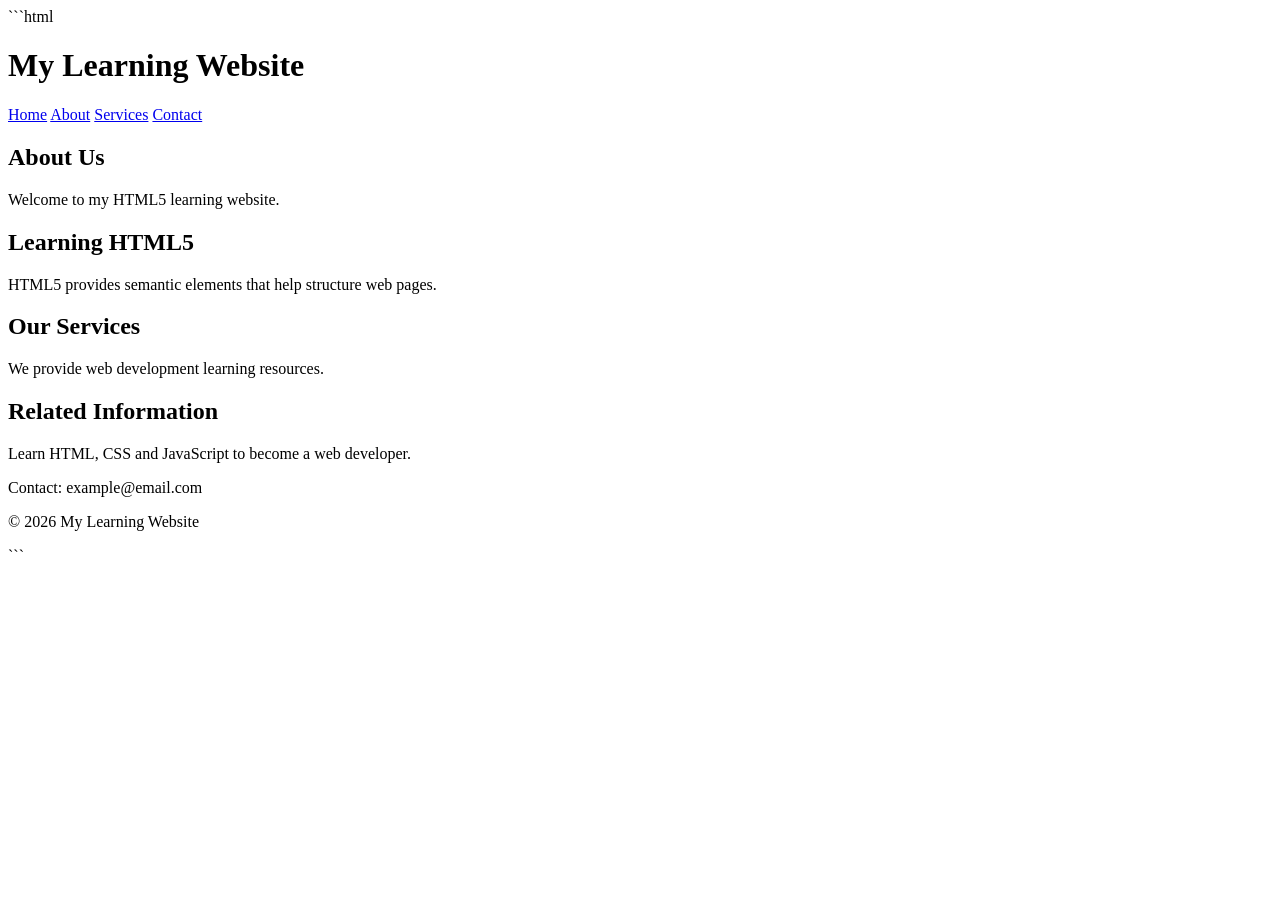
<file: Week1Day1/index.html>
```html
<!DOCTYPE html>
<html lang="en">
<head>
    <meta charset="UTF-8">
    <meta name="viewport" content="width=device-width, initial-scale=1.0">

    <title>HTML5 Semantic Website</title>

    <meta name="description" content="A beginner-friendly website demonstrating HTML5 semantic elements and accessibility.">
</head>

<body>

    <header role="banner">
        <h1>My Learning Website</h1>

        <nav aria-label="Main navigation">
            <a href="#home">Home</a>
            <a href="#about">About</a>
            <a href="#services">Services</a>
            <a href="#contact">Contact</a>
        </nav>
    </header>

    <main id="home" role="main">

        <section id="about" aria-labelledby="about-heading">
            <h2 id="about-heading">About Us</h2>
            <p>Welcome to my HTML5 learning website.</p>
        </section>

        <article>
            <h2>Learning HTML5</h2>
            <p>HTML5 provides semantic elements that help structure web pages.</p>
        </article>

        <section id="services" aria-labelledby="services-heading">
            <h2 id="services-heading">Our Services</h2>
            <p>We provide web development learning resources.</p>
        </section>

        <aside aria-label="Additional information">
            <h2>Related Information</h2>
            <p>Learn HTML, CSS and JavaScript to become a web developer.</p>
        </aside>

    </main>

    <footer id="contact" role="contentinfo">
        <p>Contact: example@email.com</p>
        <p>&copy; 2026 My Learning Website</p>
    </footer>

</body>
</html>
```
</file>
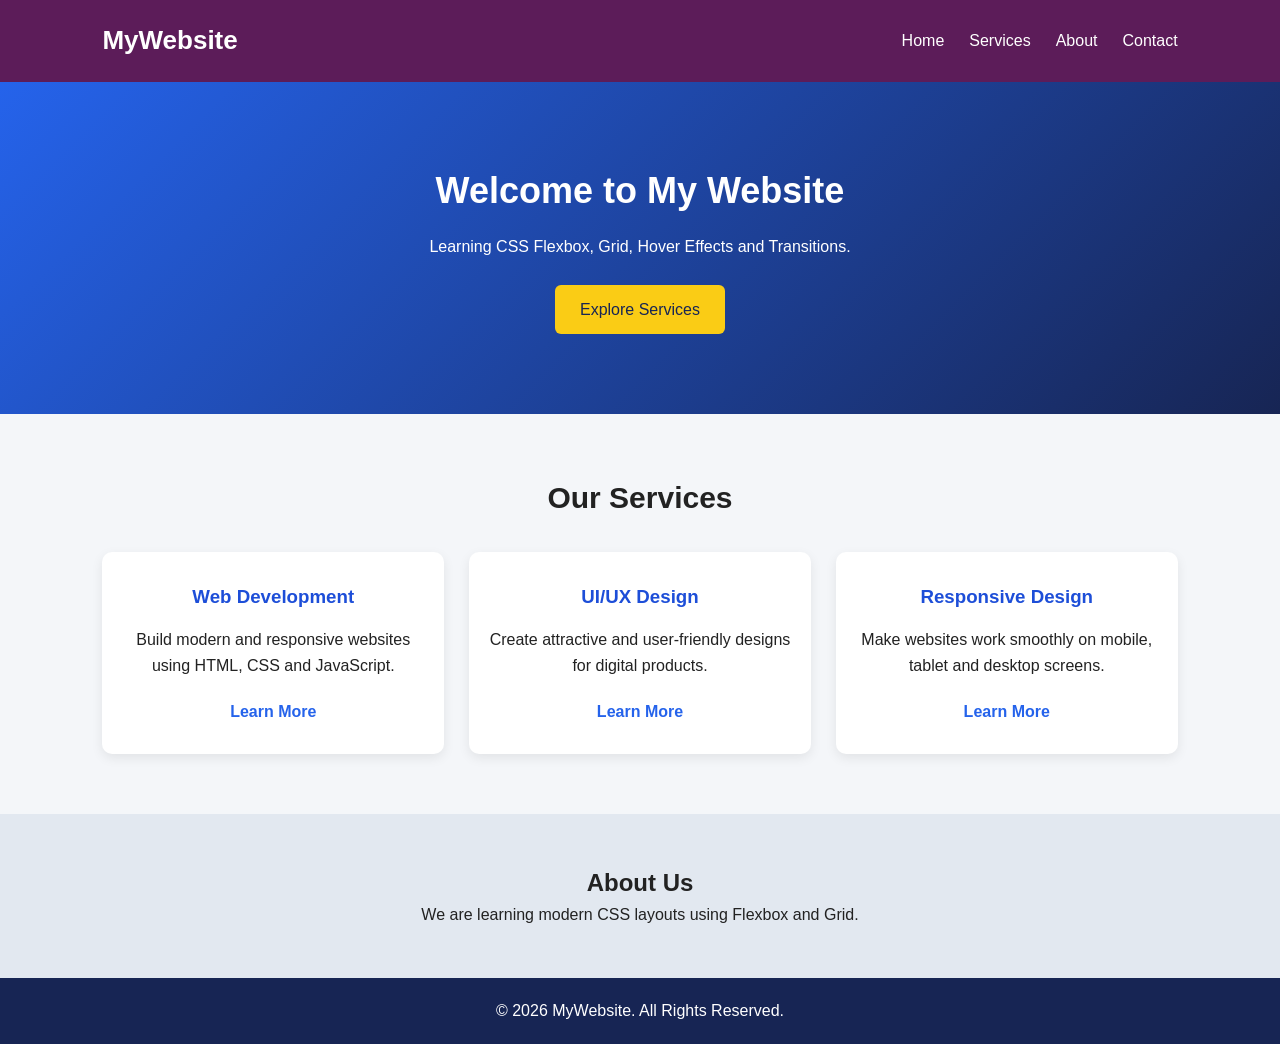
<file: Week1Day2/index.html>
<!DOCTYPE html>
<html lang="en">
<head>
    <meta charset="UTF-8">
    <meta name="viewport" content="width=device-width, initial-scale=1.0">
    <meta name="description" content="A responsive webpage demonstrating CSS Flexbox and Grid.">
    <title>Flexbox and Grid Layout</title>
    <link rel="stylesheet" href="style.css">
</head>
<body>

    <!-- Navigation Bar using Flexbox -->
    <header class="navbar">
        <h1 class="logo">MyWebsite</h1>

        <nav aria-label="Main navigation">
            <ul class="nav-links">
                <li><a href="#home">Home</a></li>
                <li><a href="#services">Services</a></li>
                <li><a href="#about">About</a></li>
                <li><a href="#contact">Contact</a></li>
            </ul>
        </nav>
    </header>

    <!-- Hero Section -->
    <main>
        <section class="hero" id="home">
            <h2>Welcome to My Website</h2>
            <p>Learning CSS Flexbox, Grid, Hover Effects and Transitions.</p>
            <a href="#services" class="btn">Explore Services</a>
        </section>

        <!-- Card Grid using CSS Grid -->
        <section class="services" id="services">
            <h2>Our Services</h2>

            <div class="card-container">

                <article class="card">
                    <h3>Web Development</h3>
                    <p>Build modern and responsive websites using HTML, CSS and JavaScript.</p>
                    <a href="#contact">Learn More</a>
                </article>

                <article class="card">
                    <h3>UI/UX Design</h3>
                    <p>Create attractive and user-friendly designs for digital products.</p>
                    <a href="#contact">Learn More</a>
                </article>

                <article class="card">
                    <h3>Responsive Design</h3>
                    <p>Make websites work smoothly on mobile, tablet and desktop screens.</p>
                    <a href="#contact">Learn More</a>
                </article>

            </div>
        </section>

        <section class="about" id="about">
            <h2>About Us</h2>
            <p>We are learning modern CSS layouts using Flexbox and Grid.</p>
        </section>
    </main>

    <footer id="contact">
        <p>&copy; 2026 MyWebsite. All Rights Reserved.</p>
    </footer>

</body>
</html>
</file>
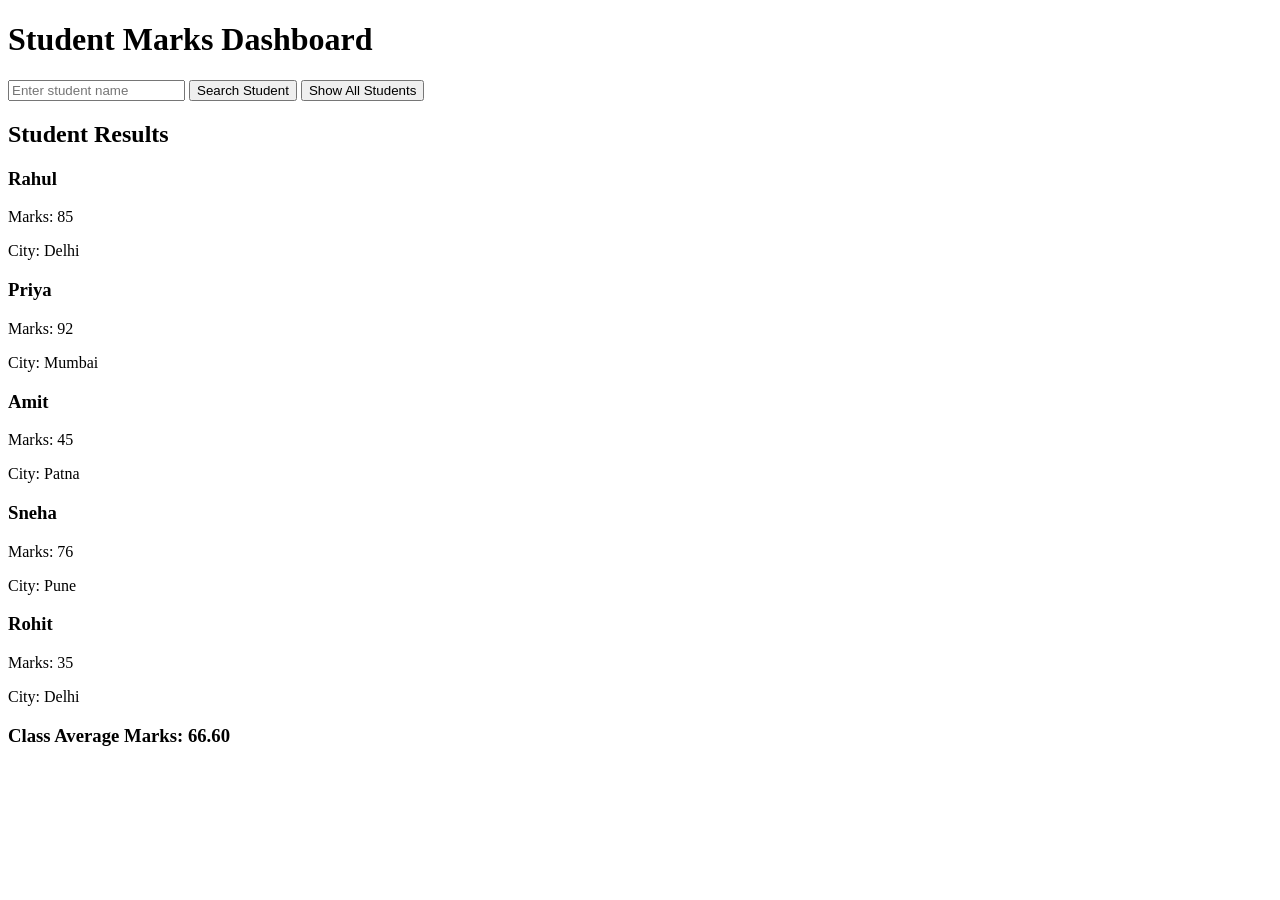
<file: Week1Day3/index.html>
<!DOCTYPE html>
<html lang="en">
<head>
    <meta charset="UTF-8">
    <meta name="viewport" content="width=device-width, initial-scale=1.0">
    <title>JavaScript ES6 Dashboard</title>
</head>
<body>

    <h1>Student Marks Dashboard</h1>

    <input
        type="text"
        id="studentName"
        placeholder="Enter student name"
    >

    <button id="searchBtn">Search Student</button>
    <button id="showAllBtn">Show All Students</button>

    <h2>Student Results</h2>
    <div id="studentList"></div>

    <h3 id="averageMarks"></h3>

    <script src="script.js"></script>
</body>
</html>
</file>
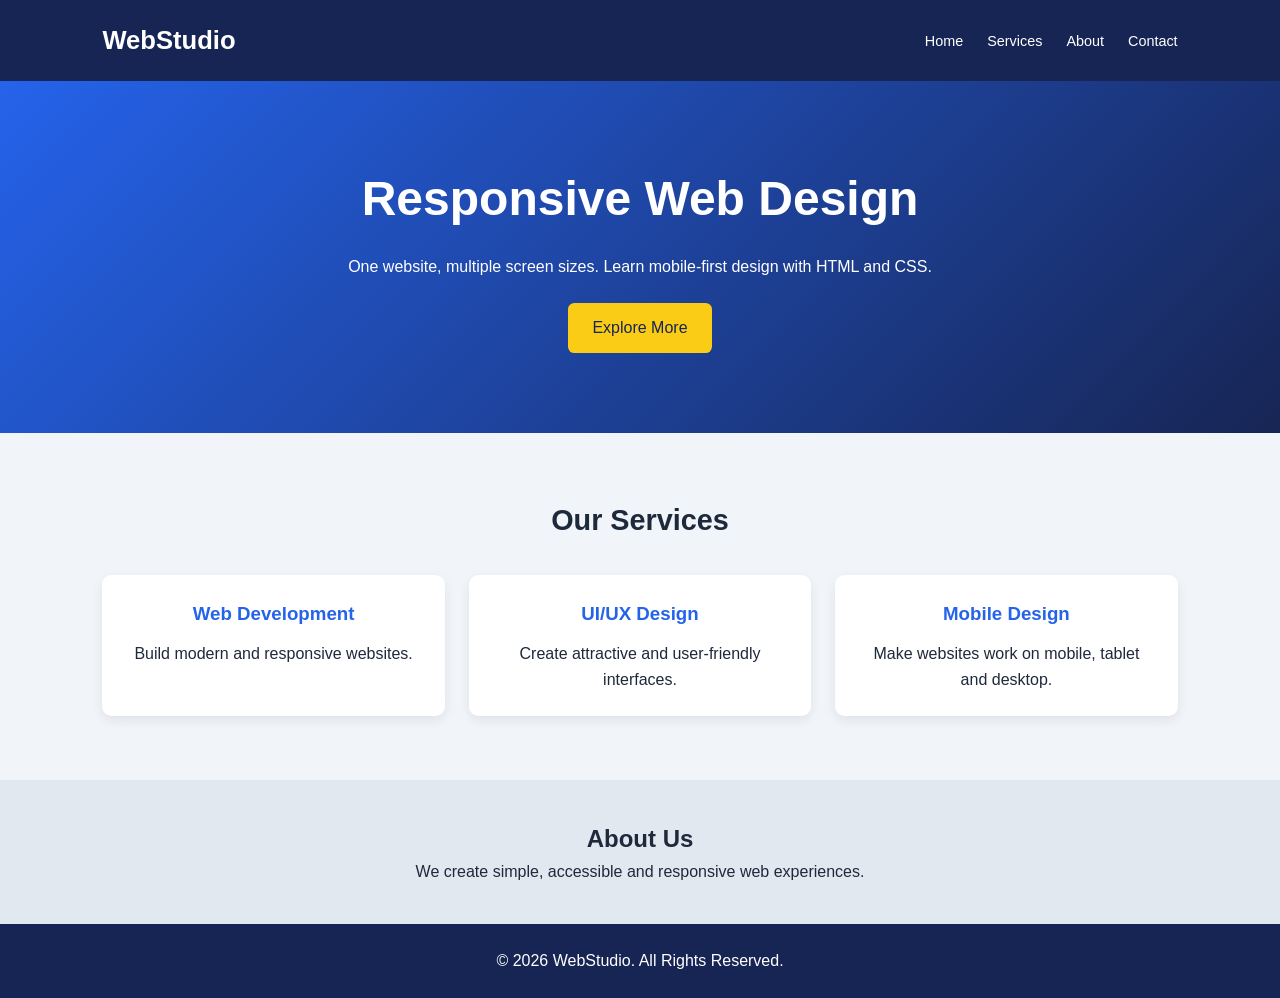
<file: Week1Day4/index.html>
<!DOCTYPE html>
<html lang="en">
<head>
    <meta charset="UTF-8">
    <meta name="viewport" content="width=device-width, initial-scale=1.0">
    <meta name="description" content="A mobile-first responsive website built with HTML and CSS.">
    <title>Responsive Design Project</title>
    <link rel="stylesheet" href="style.css">
</head>
<body>

    <header class="navbar">
        <h1 class="logo">WebStudio</h1>

        <nav aria-label="Main navigation">
            <ul class="nav-links">
                <li><a href="#home">Home</a></li>
                <li><a href="#services">Services</a></li>
                <li><a href="#about">About</a></li>
                <li><a href="#contact">Contact</a></li>
            </ul>
        </nav>
    </header>

    <main>
        <section class="hero" id="home">
            <h2>Responsive Web Design</h2>
            <p>One website, multiple screen sizes. Learn mobile-first design with HTML and CSS.</p>
            <a href="#services" class="btn">Explore More</a>
        </section>

        <section class="services" id="services">
            <h2>Our Services</h2>

            <div class="card-container">
                <article class="card">
                    <h3>Web Development</h3>
                    <p>Build modern and responsive websites.</p>
                </article>

                <article class="card">
                    <h3>UI/UX Design</h3>
                    <p>Create attractive and user-friendly interfaces.</p>
                </article>

                <article class="card">
                    <h3>Mobile Design</h3>
                    <p>Make websites work on mobile, tablet and desktop.</p>
                </article>
            </div>
        </section>

        <section class="about" id="about">
            <h2>About Us</h2>
            <p>We create simple, accessible and responsive web experiences.</p>
        </section>
    </main>

    <footer id="contact">
        <p>&copy; 2026 WebStudio. All Rights Reserved.</p>
    </footer>

</body>
</html>
</file>
<file: Week1Day2/style.css>
/* Basic Reset */
* {
    margin: 0;
    padding: 0;
    box-sizing: border-box;
}

html {
    scroll-behavior: smooth;
}

body {
    font-family: Arial, sans-serif;
    line-height: 1.6;
    background-color: #f4f6f9;
    color: #222;
}

/* Navigation Bar using Flexbox */
.navbar {
    display: flex;
    justify-content: space-between;
    align-items: center;
    padding: 20px 8%;
    background-color: #5c1c59;
    color: white;
    flex-wrap: wrap;
    gap: 15px;
}

.logo {
    font-size: 26px;
}

.nav-links {
    display: flex;
    list-style: none;
    gap: 25px;
    flex-wrap: wrap;
}

.nav-links a {
    color: white;
    text-decoration: none;
    transition: color 0.3s ease;
}

.nav-links a:hover {
    color: #facc15;
}

/* Hero Section */
.hero {
    text-align: center;
    padding: 80px 20px;
    background: linear-gradient(135deg, #2563eb, #172554);
    color: white;
}

.hero h2 {
    font-size: 36px;
    margin-bottom: 15px;
}

.hero p {
    margin-bottom: 25px;
}

.btn {
    display: inline-block;
    background-color: #facc15;
    color: #172554;
    padding: 12px 25px;
    text-decoration: none;
    border-radius: 6px;
    transition: transform 0.3s ease, background-color 0.3s ease;
}

.btn:hover {
    background-color: #fde68a;
    transform: translateY(-4px);
}

/* Services Section */
.services {
    padding: 60px 8%;
    text-align: center;
}

.services h2 {
    margin-bottom: 30px;
    font-size: 30px;
}

/* 3-column CSS Grid */
.card-container {
    display: grid;
    grid-template-columns: repeat(3, 1fr);
    gap: 25px;
}

.card {
    background-color: white;
    padding: 30px 20px;
    border-radius: 10px;
    box-shadow: 0 4px 12px rgba(0, 0, 0, 0.08);
    transition: transform 0.3s ease, box-shadow 0.3s ease;
}

.card:hover {
    transform: translateY(-8px);
    box-shadow: 0 10px 20px rgba(0, 0, 0, 0.15);
}

.card h3 {
    margin-bottom: 15px;
    color: #1d4ed8;
}

.card p {
    margin-bottom: 20px;
}

.card a {
    color: #2563eb;
    text-decoration: none;
    font-weight: bold;
}

.card a:hover {
    text-decoration: underline;
}

/* About Section */
.about {
    text-align: center;
    padding: 50px 20px;
    background-color: #e2e8f0;
}

/* Footer */
footer {
    text-align: center;
    padding: 20px;
    background-color: #172554;
    color: white;
}

/* Tablet */
@media (max-width: 768px) {
    .card-container {
        grid-template-columns: repeat(2, 1fr);
    }

    .navbar {
        flex-direction: column;
    }

    .hero h2 {
        font-size: 28px;
    }
}

/* Mobile */
@media (max-width: 480px) {
    .card-container {
        grid-template-columns: 1fr;
    }

    .nav-links {
        justify-content: center;
        gap: 15px;
    }

    .hero h2 {
        font-size: 24px;
    }

    .services {
        padding: 40px 5%;
    }
}
</file>
<file: Week1Day4/style.css>
/* Universal Reset */
* {
    margin: 0;
    padding: 0;
    box-sizing: border-box;
}

html {
    font-size: 100%;
    scroll-behavior: smooth;
}

body {
    font-family: Arial, sans-serif;
    line-height: 1.6;
    color: #1e293b;
    background-color: #f1f5f9;
}

/* Mobile-first Navigation */
.navbar {
    display: flex;
    flex-direction: column;
    align-items: center;
    gap: 1rem;
    padding: 1rem 5%;
    background-color: #172554;
    color: white;
}

.logo {
    font-size: 1.6rem;
}

.nav-links {
    display: flex;
    flex-wrap: wrap;
    justify-content: center;
    gap: 1rem;
    list-style: none;
}

.nav-links a {
    color: white;
    text-decoration: none;
    font-size: 0.9rem;
}

.nav-links a:hover {
    color: #facc15;
}

/* Hero Section */
.hero {
    text-align: center;
    padding: 3rem 5%;
    background: linear-gradient(135deg, #2563eb, #172554);
    color: white;
}

.hero h2 {
    font-size: 2rem;
    margin-bottom: 1rem;
}

.hero p {
    font-size: 1rem;
    max-width: 40rem;
    margin: 0 auto 1.5rem;
}

.btn {
    display: inline-block;
    padding: 0.75rem 1.5rem;
    background-color: #facc15;
    color: #172554;
    text-decoration: none;
    border-radius: 0.4rem;
    transition: transform 0.3s ease;
}

.btn:hover {
    transform: translateY(-0.2rem);
}

/* Services Section */
.services {
    padding: 3rem 5%;
    text-align: center;
}

.services h2 {
    font-size: 1.8rem;
    margin-bottom: 2rem;
}

/* Mobile: One column */
.card-container {
    display: grid;
    grid-template-columns: 1fr;
    gap: 1.5rem;
}

.card {
    background-color: white;
    padding: 1.5rem;
    border-radius: 0.6rem;
    box-shadow: 0 0.25rem 0.75rem rgba(0, 0, 0, 0.08);
}

.card h3 {
    color: #2563eb;
    margin-bottom: 0.75rem;
}

/* About Section */
.about {
    padding: 2.5rem 5%;
    text-align: center;
    background-color: #e2e8f0;
}

/* Footer */
footer {
    padding: 1.5rem;
    text-align: center;
    background-color: #172554;
    color: white;
}

/* Tablet breakpoint: 768px */
@media (min-width: 48rem) {
    .navbar {
        flex-direction: row;
        justify-content: space-between;
    }

    .nav-links {
        gap: 1.5rem;
    }

    .card-container {
        grid-template-columns: repeat(2, 1fr);
    }

    .hero {
        padding: 5rem 8%;
    }
}

/* Desktop breakpoint: 1200px */
@media (min-width: 75rem) {
    .navbar {
        padding: 1.25rem 8%;
    }

    .card-container {
        grid-template-columns: repeat(3, 1fr);
    }

    .services {
        padding: 4rem 8%;
    }

    .hero h2 {
        font-size: 3rem;
    }
}
</file>
